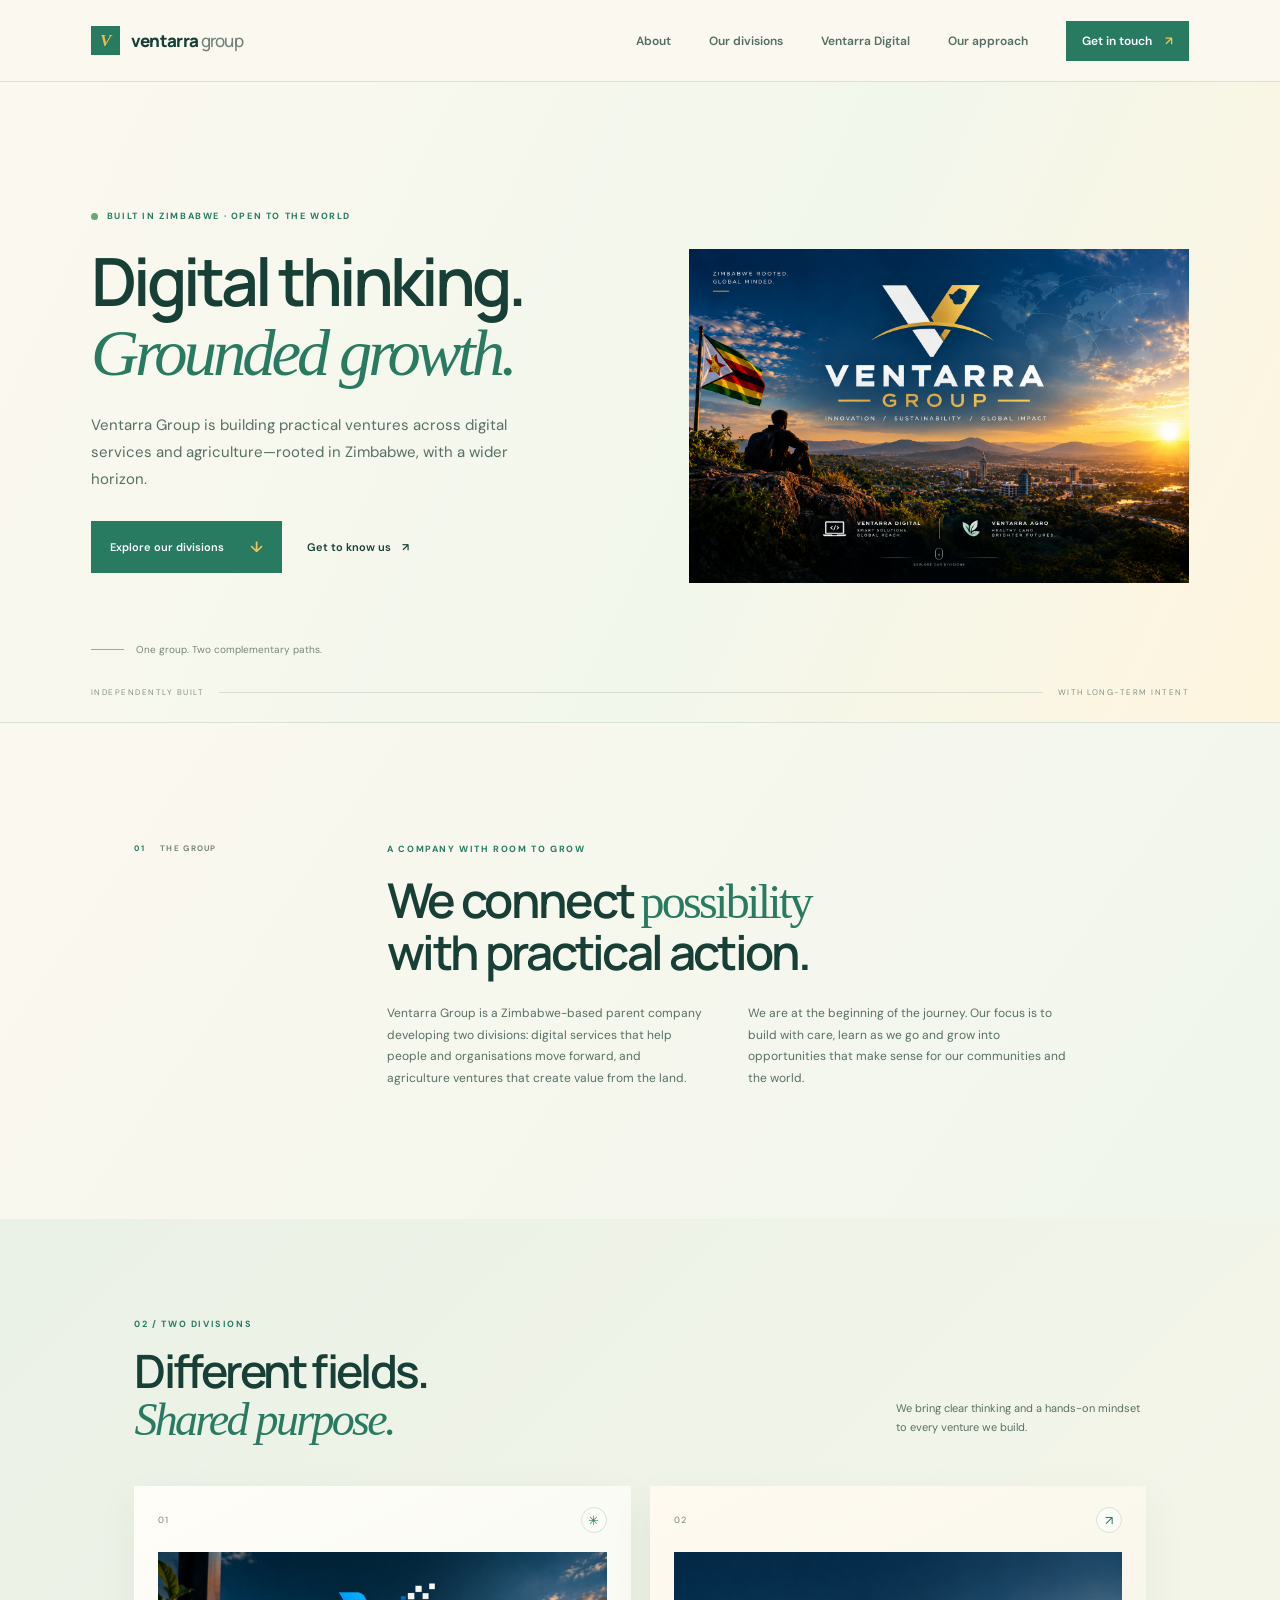
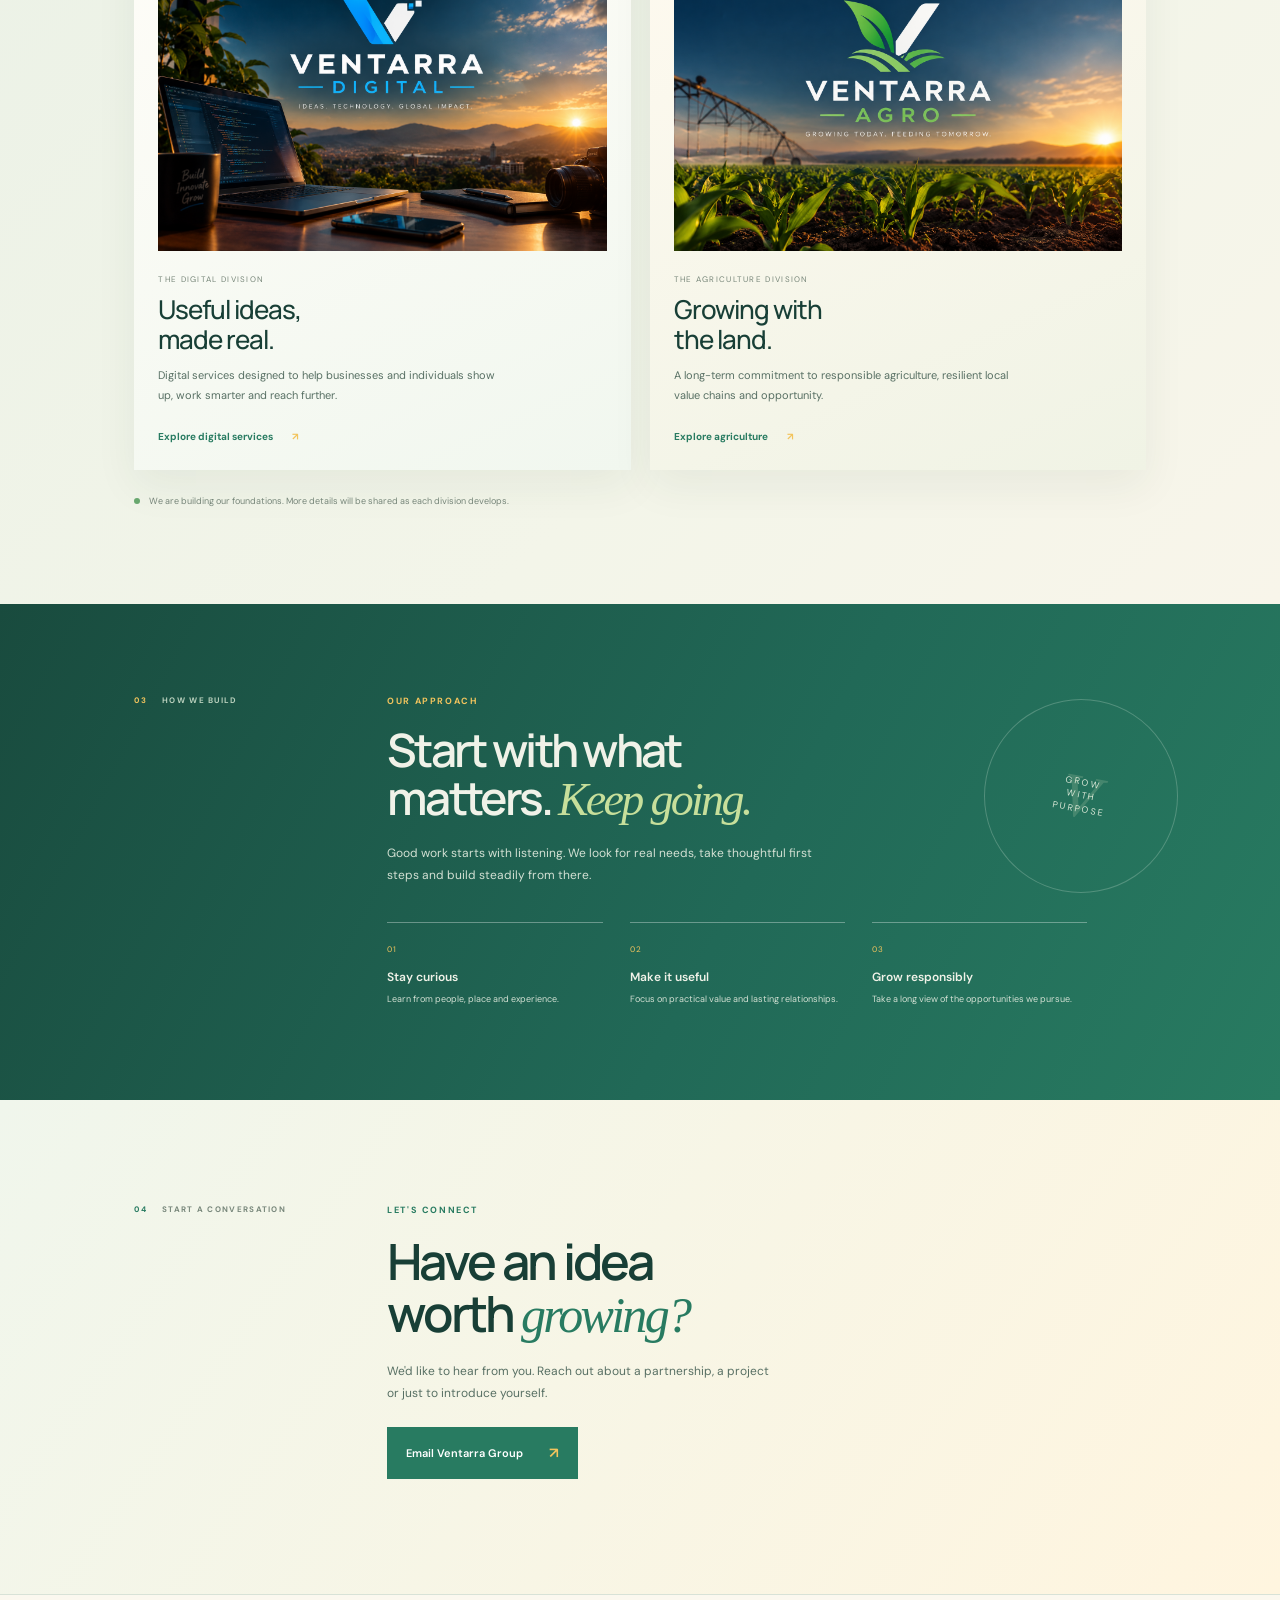
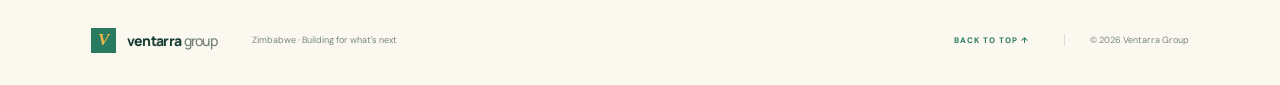
<file: index.html>
<!doctype html>
<html lang="en">
<head>
  <meta charset="utf-8">
  <meta name="viewport" content="width=device-width, initial-scale=1">
  <meta name="theme-color" content="#f5f5ee">
  <meta name="description" content="Ventarra Group is a Zimbabwe-based parent company building practical digital services and agriculture ventures." />
  <title>Ventarra Group — Digital thinking. Grounded growth.</title>
  <link rel="icon" type="image/svg+xml" href="favicon.svg">
  <link rel="preconnect" href="https://fonts.googleapis.com">
  <link rel="preconnect" href="https://fonts.gstatic.com" crossorigin>
  <link href="https://fonts.googleapis.com/css2?family=DM+Sans:wght@400;500;600;700&family=Manrope:wght@400;500;600;700;800&display=swap" rel="stylesheet">
  <link rel="stylesheet" href="styles.css?v=20261020-3">
  <script src="script.js" defer></script>
</head>
<body>
  <a class="skip-link" href="#main">Skip to content</a>
  <header class="site-header">
    <a class="brand" href="#top" aria-label="Ventarra Group home">
      <span class="brand-mark" aria-hidden="true">V</span><span>ventarra<span class="brand-light"> group</span></span>
    </a>
    <button class="menu-toggle" aria-expanded="false" aria-controls="site-nav" aria-label="Open menu"><span></span><span></span></button>
    <nav id="site-nav" class="site-nav" aria-label="Main navigation">
      <a href="#about">About</a><a href="#divisions">Our divisions</a><a href="ventarra-digital.html">Ventarra Digital</a><a href="#approach">Our approach</a><a class="nav-cta" href="#contact">Get in touch <span aria-hidden="true">↗</span></a>
    </nav>
  </header>
  <main id="main">
    <section class="hero" id="top">
      <div class="hero-copy">
        <p class="eyebrow"><span class="eyebrow-dot"></span> BUILT IN ZIMBABWE · OPEN TO THE WORLD</p>
        <h1>Digital thinking.<br><em>Grounded growth.</em></h1>
        <p class="hero-intro">Ventarra Group is building practical ventures across digital services and agriculture—rooted in Zimbabwe, with a wider horizon.</p>
        <div class="hero-actions"><a class="button button-dark" href="#divisions">Explore our divisions <span aria-hidden="true">↓</span></a><a class="text-link" href="#about">Get to know us <span aria-hidden="true">↗</span></a></div>
        <div class="hero-note"><span class="note-line"></span><span>One group. Two complementary paths.</span></div>
      </div>
      <div class="hero-art hero-art-image"><img src="social-assets/ventarra-group-cover.png" alt="Ventarra Group cover art showing Zimbabwe beneath a sunrise, with the Digital and Agro divisions"></div>
      <div class="hero-bottom"><span>INDEPENDENTLY BUILT</span><span class="bottom-rule"></span><span>WITH LONG-TERM INTENT</span></div>
    </section>
    <section class="intro section-pad" id="about">
      <div class="section-label"><span>01</span><span>THE GROUP</span></div>
      <div class="intro-content"><p class="eyebrow">A COMPANY WITH ROOM TO GROW</p><h2>We connect <span>possibility</span><br>with practical action.</h2><div class="intro-bottom"><p>Ventarra Group is a Zimbabwe-based parent company developing two divisions: digital services that help people and organisations move forward, and agriculture ventures that create value from the land.</p><p>We are at the beginning of the journey. Our focus is to build with care, learn as we go and grow into opportunities that make sense for our communities and the world.</p></div></div>
    </section>
    <section class="divisions section-pad" id="divisions">
      <div class="section-heading"><div><p class="eyebrow">02 / TWO DIVISIONS</p><h2>Different fields.<br><em>Shared purpose.</em></h2></div><p>We bring clear thinking and a hands-on mindset to every venture we build.</p></div>
      <div class="division-grid">
        <article class="division-card digital-card"><div class="card-top"><span class="card-number">01</span><span class="card-icon digital-icon" aria-hidden="true">✳</span></div><div class="card-visual digital-visual"><img class="division-cover" src="social-assets/ventarra-digital-cover.png" alt="Ventarra Digital cover art: Ideas. Technology. Global impact."></div><p class="card-kicker">THE DIGITAL DIVISION</p><h3>Useful ideas,<br>made real.</h3><p class="card-copy">Digital services designed to help businesses and individuals show up, work smarter and reach further.</p><a class="card-link" href="ventarra-digital.html">Explore digital services <span>↗</span></a></article>
        <article class="division-card agri-card"><div class="card-top"><span class="card-number">02</span><span class="card-icon" aria-hidden="true">↗</span></div><div class="card-visual agri-visual"><img class="division-cover" src="social-assets/ventarra-agro-cover.png" alt="Ventarra Agro cover art: Growing today. Feeding tomorrow."></div><p class="card-kicker">THE AGRICULTURE DIVISION</p><h3>Growing with<br>the land.</h3><p class="card-copy">A long-term commitment to responsible agriculture, resilient local value chains and opportunity.</p><a class="card-link" href="#contact">Explore agriculture <span>↗</span></a></article>
      </div>
      <p class="stage-note"><span class="stage-dot"></span> We are building our foundations. More details will be shared as each division develops.</p>
    </section>
    <section class="approach section-pad" id="approach">
      <div class="section-label light-label"><span>03</span><span>HOW WE BUILD</span></div>
      <div class="approach-main"><p class="eyebrow">OUR APPROACH</p><h2>Start with what<br>matters. <em>Keep going.</em></h2><p class="approach-desc">Good work starts with listening. We look for real needs, take thoughtful first steps and build steadily from there.</p><div class="principles"><div><span>01</span><h3>Stay curious</h3><p>Learn from people, place and experience.</p></div><div><span>02</span><h3>Make it useful</h3><p>Focus on practical value and lasting relationships.</p></div><div><span>03</span><h3>Grow responsibly</h3><p>Take a long view of the opportunities we pursue.</p></div></div></div>
      <div class="approach-stamp" aria-hidden="true"><span>GROW<br>WITH<br>PURPOSE</span><b>V</b></div>
    </section>
    <section class="contact section-pad" id="contact">
      <div class="section-label"><span>04</span><span>START A CONVERSATION</span></div>
      <div class="contact-main"><p class="eyebrow">LET'S CONNECT</p><h2>Have an idea<br>worth <em>growing?</em></h2><p>We'd like to hear from you. Reach out about a partnership, a project or just to introduce yourself.</p><a class="button button-dark" href="mailto:ventarragroup@gmail.com?subject=Hello%20Ventarra%20Group">Email Ventarra Group <span aria-hidden="true">↗</span></a></div>
    </section>
  </main>
  <footer class="site-footer"><a class="brand footer-brand" href="#top"><span class="brand-mark" aria-hidden="true">V</span><span>ventarra<span class="brand-light"> group</span></span></a><span class="footer-location">Zimbabwe · Building for what's next</span><a href="#top" class="back-top">BACK TO TOP ↑</a><span class="copyright">© <span id="year">2026</span> Ventarra Group</span></footer>
</body>
</html>
</file>
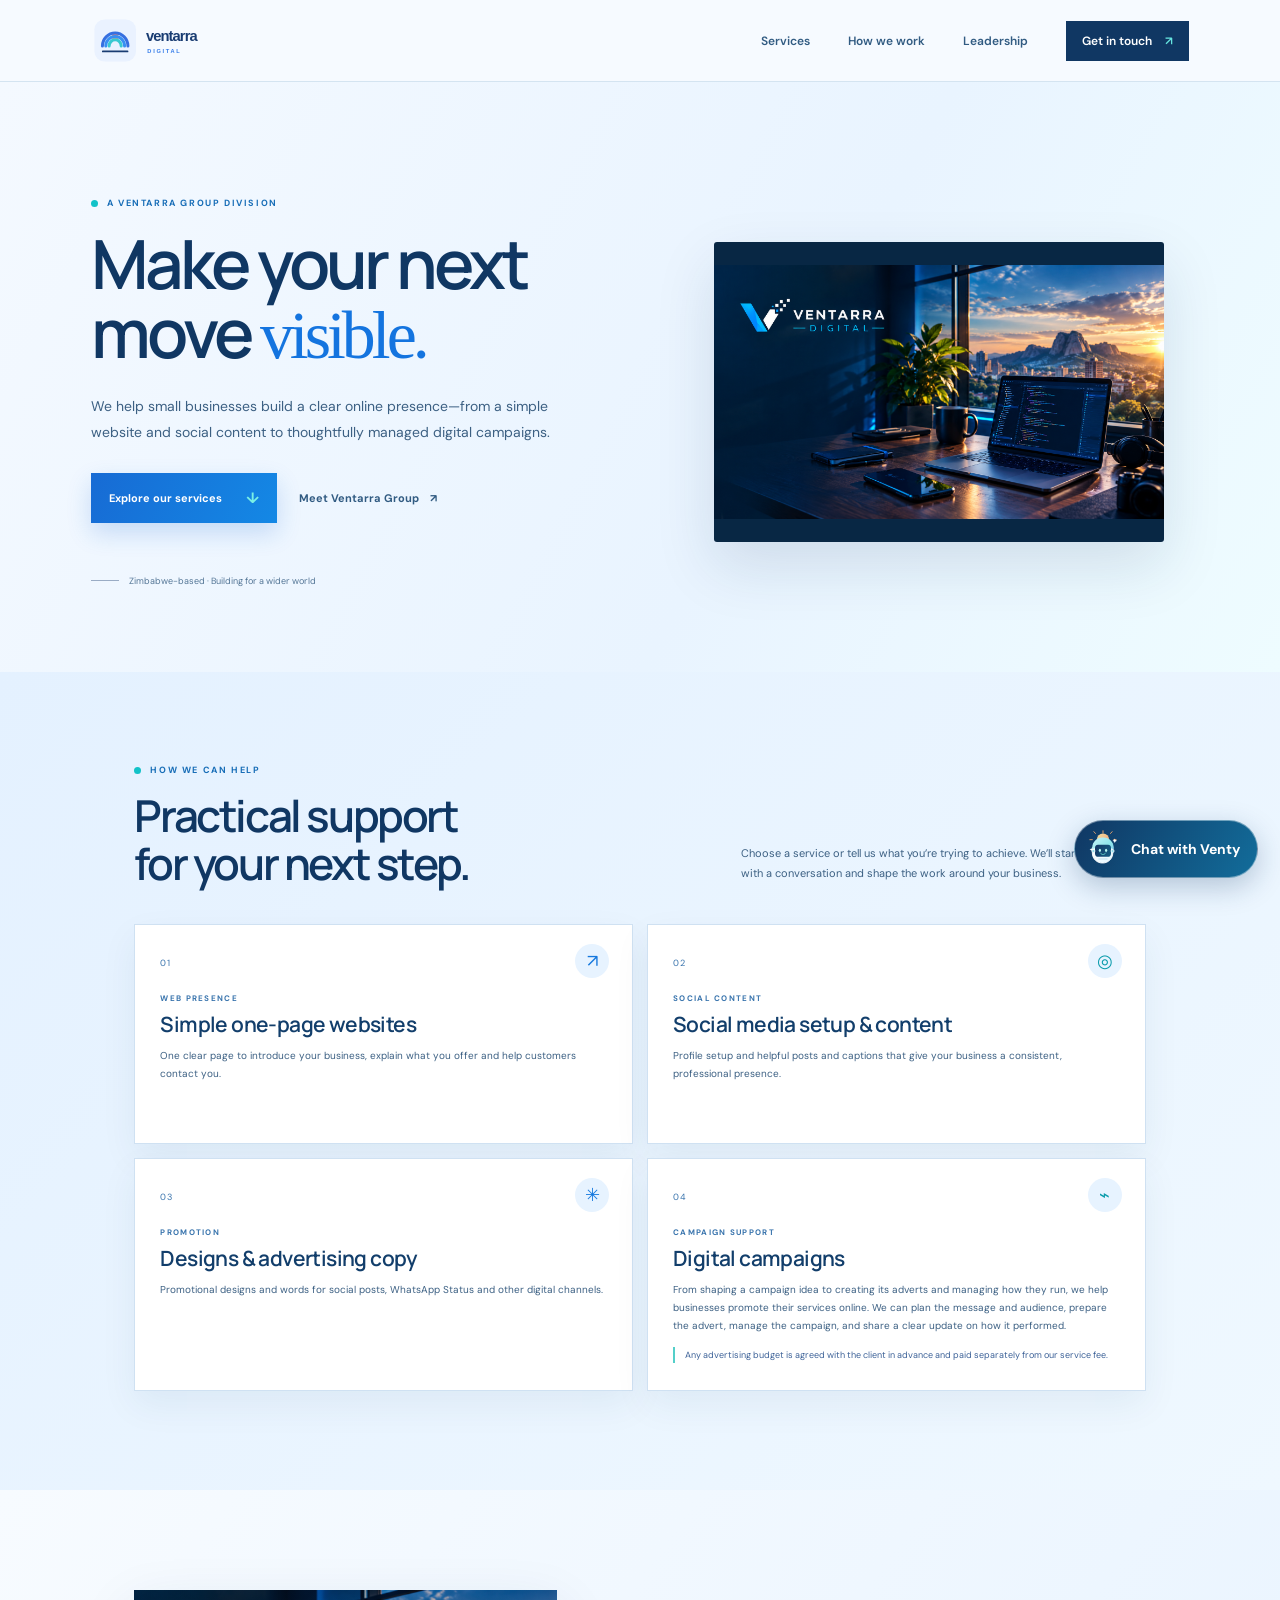
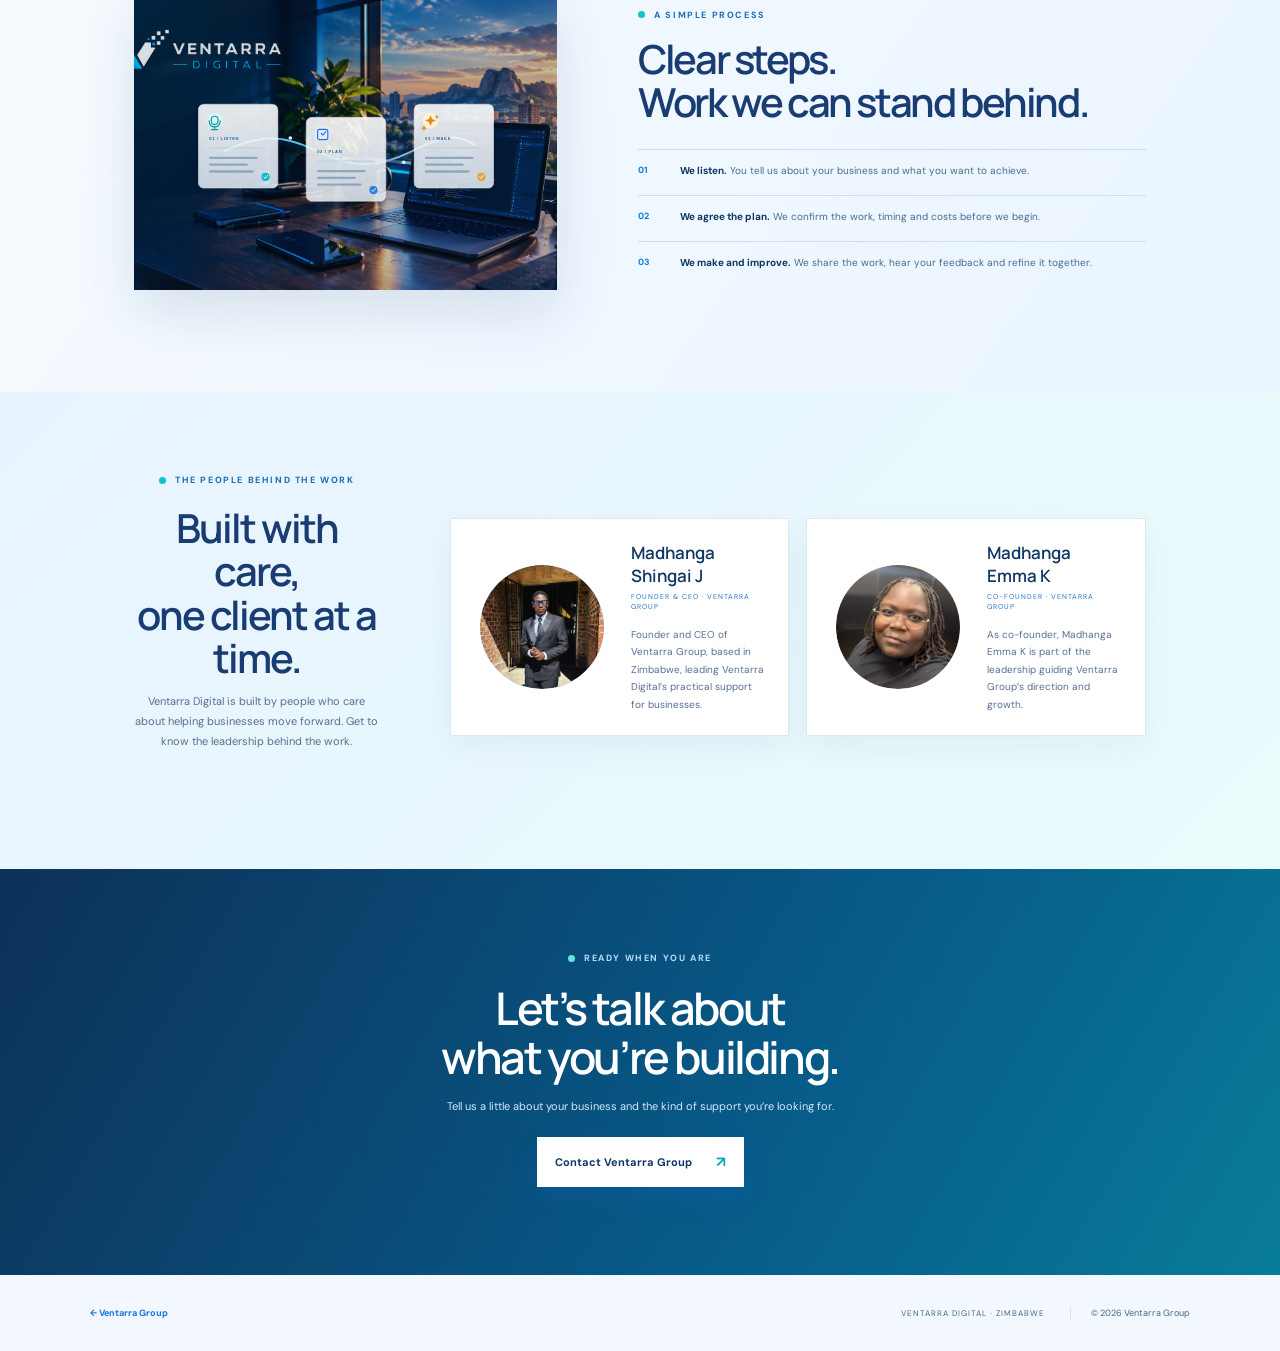
<file: ventarra-digital.html>
<!doctype html>
<html lang="en">
<head>
  <meta charset="utf-8">
  <meta name="viewport" content="width=device-width, initial-scale=1">
  <meta name="theme-color" content="#193c72">
  <meta name="description" content="Ventarra Digital helps small businesses build their online presence with websites, social content and campaign support." />
  <title>Ventarra Digital — Ideas in motion</title>
  <link rel="icon" type="image/svg+xml" href="digital-favicon.svg">
  <link rel="preconnect" href="https://fonts.googleapis.com">
  <link rel="preconnect" href="https://fonts.gstatic.com" crossorigin>
  <link href="https://fonts.googleapis.com/css2?family=DM+Sans:wght@400;500;600;700&family=Manrope:wght@400;500;600;700;800&display=swap" rel="stylesheet">
  <link rel="stylesheet" href="styles.css?v=20261020-3">
  <link rel="stylesheet" href="digital.css?v=20261020-3">
  <link rel="stylesheet" href="venty-assistant.css?v=20261027-2">
  <script src="script.js" defer></script>
  <script src="venty-knowledge.js?v=20261027-2" defer></script>
  <script src="venty-assistant.js?v=20261027-2" defer></script>
</head>
<body class="digital-site">
  <a class="skip-link" href="#main">Skip to content</a>
  <header class="site-header">
    <a class="digital-brand" href="ventarra-digital.html" aria-label="Ventarra Digital home"><img src="ventarra-digital-logo.svg" alt="Ventarra Digital"></a>
    <button class="menu-toggle" aria-expanded="false" aria-controls="site-nav" aria-label="Open menu"><span></span><span></span></button>
    <nav id="site-nav" class="site-nav" aria-label="Main navigation">
      <a href="#services">Services</a><a href="#approach">How we work</a><a href="#leadership">Leadership</a><a class="nav-cta" href="index.html#contact">Get in touch <span aria-hidden="true">↗</span></a>
    </nav>
  </header>
  <main id="main">
    <section class="digital-hero" id="top">
      <div class="digital-hero-copy">
        <p class="digital-eyebrow"><span></span> A VENTARRA GROUP DIVISION</p>
        <h1>Make your next<br>move <em>visible.</em></h1>
        <p class="digital-lead">We help small businesses build a clear online presence—from a simple website and social content to thoughtfully managed digital campaigns.</p>
        <div class="digital-actions"><a class="digital-button" href="#services">Explore our services <span aria-hidden="true">↓</span></a><a class="digital-text-link" href="index.html">Meet Ventarra Group <span aria-hidden="true">↗</span></a></div>
        <div class="digital-proof"><i></i><span>Zimbabwe-based · Building for a wider world</span></div>
      </div>
      <div class="digital-art digital-art-cover">
        <img src="social-assets/Ventarra Digital Sunset Workspace.png" alt="Ventarra Digital logo above a laptop in a workspace overlooking a sunset city skyline">
      </div>
    </section>
    <section class="digital-services section-pad" id="services">
      <div class="digital-heading"><p class="digital-eyebrow"><span></span> HOW WE CAN HELP</p><h2>Practical support<br>for your next step.</h2><p>Choose a service or tell us what you’re trying to achieve. We’ll start with a conversation and shape the work around your business.</p></div>
      <div class="digital-service-grid">
        <article class="digital-service"><span class="service-no">01</span><span class="service-symbol symbol-web" aria-hidden="true">↗</span><p class="service-tag">WEB PRESENCE</p><h3>Simple one-page websites</h3><p>One clear page to introduce your business, explain what you offer and help customers contact you.</p></article>
        <article class="digital-service"><span class="service-no">02</span><span class="service-symbol symbol-social" aria-hidden="true">◎</span><p class="service-tag">SOCIAL CONTENT</p><h3>Social media setup &amp; content</h3><p>Profile setup and helpful posts and captions that give your business a consistent, professional presence.</p></article>
        <article class="digital-service"><span class="service-no">03</span><span class="service-symbol symbol-creative" aria-hidden="true">✳</span><p class="service-tag">PROMOTION</p><h3>Designs &amp; advertising copy</h3><p>Promotional designs and words for social posts, WhatsApp Status and other digital channels.</p></article>
        <article class="digital-service campaign-service"><span class="service-no">04</span><span class="service-symbol symbol-campaign" aria-hidden="true">⌁</span><p class="service-tag">CAMPAIGN SUPPORT</p><h3>Digital campaigns</h3><p>From shaping a campaign idea to creating its adverts and managing how they run, we help businesses promote their services online. We can plan the message and audience, prepare the advert, manage the campaign, and share a clear update on how it performed.</p><p class="budget-note">Any advertising budget is agreed with the client in advance and paid separately from our service fee.</p></article>
      </div>
    </section>
    <section class="digital-approach section-pad" id="approach">
      <div class="digital-approach-art"><img class="approach-cover" src="social-assets/digital-process-cover.svg?v=20261020-5" alt="Three connected steps for listening, planning and making, with the digital workspace visible behind them"></div>
      <div class="digital-approach-copy"><p class="digital-eyebrow"><span></span> A SIMPLE PROCESS</p><h2>Clear steps.<br>Work we can stand behind.</h2><div class="process-list"><div><b>01</b><span><strong>We listen.</strong> You tell us about your business and what you want to achieve.</span></div><div><b>02</b><span><strong>We agree the plan.</strong> We confirm the work, timing and costs before we begin.</span></div><div><b>03</b><span><strong>We make and improve.</strong> We share the work, hear your feedback and refine it together.</span></div></div></div>
    </section>
    <section class="founder-section section-pad" id="leadership">
      <div class="leadership-intro"><p class="digital-eyebrow"><span></span> THE PEOPLE BEHIND THE WORK</p><h2>Built with care,<br>one client at a time.</h2><p>Ventarra Digital is built by people who care about helping businesses move forward. Get to know the leadership behind the work.</p></div>
      <div class="leadership-grid">
        <article class="leader-card">
          <div class="founder-photo has-portrait"><img src="images/madhanga-shingai-j.jpeg" alt="Madhanga Shingai J, Founder and CEO of Ventarra Group"></div>
          <div class="founder-copy"><div class="founder-name">Madhanga Shingai J</div><div class="founder-title">FOUNDER &amp; CEO · VENTARRA GROUP</div><p>Founder and CEO of Ventarra Group, based in Zimbabwe, leading Ventarra Digital’s practical support for businesses.</p></div>
        </article>
        <article class="leader-card">
          <div class="founder-photo aunt-photo has-portrait"><img src="[data-uri]" alt="Madhanga Emma K, Co-Founder of Ventarra Group"></div>
          <div class="founder-copy"><div class="founder-name">Madhanga Emma K</div><div class="founder-title">CO-FOUNDER · VENTARRA GROUP</div><p>As co-founder, Madhanga Emma K is part of the leadership guiding Ventarra Group’s direction and growth.</p></div>
        </article>
      </div>
    </section>
    <section class="digital-contact section-pad">
      <p class="digital-eyebrow"><span></span> READY WHEN YOU ARE</p><h2>Let’s talk about<br>what you’re building.</h2><p>Tell us a little about your business and the kind of support you’re looking for.</p><a class="digital-button" href="index.html#contact">Contact Ventarra Group <span aria-hidden="true">↗</span></a>
    </section>
  </main>
  <footer class="digital-footer"><a href="index.html">← Ventarra Group</a><span>VENTARRA DIGITAL · ZIMBABWE</span><span>© <span id="year">2026</span> Ventarra Group</span></footer>
</body>
</html>
</file>
<file: styles.css>
:root{--paper:#fbf7ee;--ink:#153a52;--green:#246d78;--lime:#ebb646;--muted:#5c7280;--line:#d5e1e5;--white:#fff;--serif:Georgia,'Times New Roman',serif;--sans:'DM Sans',Arial,sans-serif;--display:'Manrope','DM Sans',sans-serif}*{box-sizing:border-box}html{scroll-behavior:smooth}body{margin:0;background:var(--paper);color:var(--ink);font-family:var(--sans);-webkit-font-smoothing:antialiased}a{color:inherit;text-decoration:none}.skip-link{position:absolute;top:-60px;left:1rem;z-index:10;background:white;padding:.8rem}.skip-link:focus{top:1rem}.site-header{height:82px;padding:0 7.1%;display:flex;align-items:center;justify-content:space-between;border-bottom:1px solid rgba(24,54,46,.1)}.brand{display:flex;align-items:center;gap:11px;font-family:var(--display);font-weight:800;font-size:17px;letter-spacing:-.7px}.brand-mark{display:grid;place-items:center;width:29px;height:29px;background:var(--green);color:var(--lime);font-size:17px;font-family:var(--serif);font-style:italic}.brand-light{font-weight:500;color:#728078}.site-nav{display:flex;align-items:center;gap:38px;font-size:12px;font-weight:600}.site-nav>a:not(.nav-cta){color:#55645c}.site-nav>a:hover,.text-link:hover,.card-link:hover{color:var(--green)}.nav-cta{background:var(--green);color:white;padding:12px 16px}.nav-cta span{color:var(--lime);padding-left:10px}.menu-toggle{display:none}.hero{padding:94px 7.1% 25px;min-height:640px;display:grid;grid-template-columns:1fr .94fr;grid-template-rows:1fr auto;column-gap:6%;position:relative}.hero-copy{padding-top:34px}.eyebrow{font-size:9px;font-weight:700;letter-spacing:1.6px;color:var(--green);margin:0 0 24px}.hero .eyebrow{display:flex;align-items:center;gap:9px}.eyebrow-dot,.stage-dot{width:7px;height:7px;border-radius:50%;background:#91a946;display:inline-block}.hero h1,.section-heading h2,.intro h2,.approach h2,.contact h2{font-family:var(--display);font-size:clamp(44px,5.2vw,68px);line-height:1.04;letter-spacing:-4px;margin:0;font-weight:600}.hero h1 em,.section-heading h2 em,.approach h2 em,.contact h2 em{font-family:var(--serif);font-weight:400;color:var(--green)}.hero-intro{font-size:15px;line-height:1.8;max-width:440px;color:#5e6c63;margin:25px 0 28px}.hero-actions{display:flex;align-items:center;gap:25px}.button{display:inline-flex;align-items:center;gap:26px;padding:16px 19px;font-size:11px;font-weight:600}.button-dark{background:var(--green);color:white}.button-dark span{color:var(--lime);font-size:15px}.text-link{font-size:11px;font-weight:600}.text-link span{padding-left:8px}.hero-note{display:flex;align-items:center;gap:12px;color:#758079;font-size:10px;margin-top:70px}.note-line{height:1px;width:33px;background:#9caa9f}.hero-art{min-height:440px;position:relative;overflow:hidden;background:#e5eadd}.art-sun{width:154px;height:154px;border-radius:50%;position:absolute;background:#d1dc99;top:60px;right:20%;opacity:.8}.art-orbit{position:absolute;border:1px solid rgba(42,91,67,.18);border-radius:50%;z-index:1}.orbit-one{width:350px;height:350px;top:-62px;right:9%}.orbit-two{width:455px;height:455px;top:-114px;right:-6%}.field{position:absolute;bottom:-80px;width:120%;height:230px;left:-5%;border-radius:50% 45% 0 0}.field-back{background:#9bb68b;transform:rotate(-8deg);bottom:-54px}.field-mid{background:#577c5b;transform:rotate(7deg);bottom:-119px;left:-12%}.field-front{background:#274d3d;transform:rotate(-3deg);bottom:-176px;left:-1%}.signal{position:absolute;top:111px;left:21%;z-index:2;display:flex;align-items:center;gap:8px;transform:rotate(-36deg)}.signal i{display:block;width:4px;border-radius:5px;background:#456f54;height:22px}.signal i:nth-child(2){height:41px}.signal i:nth-child(3){height:62px;background:#2d634d}.signal i:nth-child(4){height:41px}.signal i:nth-child(5){height:22px}.art-caption{position:absolute;z-index:3;left:24px;top:23px;right:24px;display:flex;justify-content:space-between;text-transform:uppercase;letter-spacing:1px;font-size:8px;color:#506553}.art-coordinate{position:absolute;right:25px;bottom:28px;color:#eff2e6;z-index:3;font-size:8px;letter-spacing:1.6px}.hero-bottom{grid-column:1/-1;display:flex;align-items:center;gap:15px;margin-top:31px;font-size:8px;letter-spacing:1.5px;color:#829087}.bottom-rule{height:1px;background:#d7dcd2;flex:1}.section-pad{padding-left:10.5%;padding-right:10.5%}.intro{padding-top:120px;padding-bottom:129px;display:grid;grid-template-columns:1fr 3fr;border-top:1px solid var(--line)}.section-label{display:flex;gap:15px;font-size:8px;font-weight:700;letter-spacing:1.3px;color:#8a968e}.section-label span:first-child{color:var(--green)}.intro-content{max-width:760px}.intro-content .eyebrow{margin-bottom:20px}.intro h2,.section-heading h2,.approach h2,.contact h2{font-size:48px;letter-spacing:-2.7px}.intro h2 span{font-family:var(--serif);font-weight:400;color:var(--green)}.intro-bottom{display:grid;grid-template-columns:1fr 1fr;gap:42px;margin-top:26px;max-width:680px}.intro-bottom p{color:#68756d;font-size:12px;line-height:1.8;margin:0}.divisions{background:#eaf2f6;padding-top:99px;padding-bottom:97px}.section-heading{display:flex;align-items:flex-end;justify-content:space-between;margin-bottom:42px}.section-heading .eyebrow{margin-bottom:17px}.section-heading>p{max-width:250px;color:#6d786f;font-size:11px;line-height:1.8;margin:0 0 6px}.section-heading h2{font-size:46px}.division-grid{display:grid;grid-template-columns:1fr 1fr;gap:19px}.division-card{background:#fffdf8;padding:21px 24px 25px;position:relative}.agri-card{background:#f4f2e9}.card-top{display:flex;justify-content:space-between;align-items:center}.card-number{font-size:9px;letter-spacing:1px;color:#7b887e}.card-icon{display:grid;place-items:center;width:26px;height:26px;border:1px solid #dce1d8;border-radius:50%;font-size:13px;color:var(--green)}.card-visual{height:166px;margin:19px 0 23px;position:relative;overflow:hidden}.digital-visual{background:#dfe8d8}.visual-grid{position:absolute;inset:0;background-image:linear-gradient(rgba(54,91,66,.08) 1px,transparent 1px),linear-gradient(90deg,rgba(54,91,66,.08) 1px,transparent 1px);background-size:26px 26px}.visual-ring{position:absolute;border:1px solid rgba(43,87,61,.28);border-radius:50%;width:190px;height:190px;top:-12px;left:calc(50% - 95px)}.ring-b{width:130px;height:130px;top:18px;left:calc(50% - 65px)}.visual-center{position:absolute;display:grid;place-items:center;left:calc(50% - 32px);top:50px;width:64px;height:64px;border-radius:50%;background:var(--green);color:white;font-family:var(--serif);font-size:30px;font-style:italic}.visual-center span{color:var(--lime);font-size:18px}.visual-tag{position:absolute;bottom:12px;left:14px;font-size:7px;letter-spacing:1px;color:#627667}.agri-visual{background:#e4e5d2}.sun-small{position:absolute;right:22%;top:19px;width:39px;height:39px;border-radius:50%;background:#c5d281}.agri-hill{position:absolute;bottom:-49px;left:-5%;height:116px;width:110%;border-radius:50%;background:#9bb285;transform:rotate(-7deg)}.hill-b{background:#4f7455;height:80px;bottom:-46px;left:13%;transform:rotate(8deg)}.agri-visual .visual-tag{z-index:1;color:#f0f1e9}.agri-stem{position:absolute;bottom:21px;left:43%;width:2px;height:76px;background:#315e43;transform:rotate(10deg);z-index:1}.agri-stem:before,.agri-stem:after{content:'';position:absolute;width:19px;height:8px;border-radius:100% 0 100% 0;background:#7e9d61;top:18px;left:-17px;transform:rotate(-20deg)}.agri-stem:after{top:39px;left:1px;transform:scaleX(-1) rotate(-20deg)}.stem-b{left:50%;height:95px;transform:rotate(-3deg)}.stem-c{left:57%;height:64px;transform:rotate(-13deg)}.card-kicker{font-size:8px;letter-spacing:1.3px;color:#869187;margin:0 0 11px}.division-card h3{font:500 26px/1.14 var(--display);letter-spacing:-1px;margin:0 0 12px}.card-copy{font-size:11px;line-height:1.75;color:#68756d;max-width:340px;margin:0 0 19px}.card-link{display:inline-flex;gap:19px;font-size:10px;font-weight:700;color:var(--green)}.card-link span{color:#91a946}.stage-note{display:flex;align-items:center;gap:9px;color:#79847c;font-size:9px;margin:25px 0 0}.stage-dot{width:6px;height:6px}.approach{background:var(--green);color:#f0f2e8;padding-top:91px;padding-bottom:93px;position:relative;overflow:hidden;display:grid;grid-template-columns:1fr 3fr}.light-label{color:#b3c1b3}.light-label span:first-child{color:var(--lime)}.approach-main{position:relative;z-index:1}.approach .eyebrow{color:var(--lime);margin-bottom:19px}.approach h2{font-size:46px}.approach h2 em{color:#ccdb93}.approach-desc{max-width:435px;font-size:12px;line-height:1.8;color:#ced8ce;margin:20px 0 35px}.principles{display:grid;grid-template-columns:repeat(3,1fr);gap:27px;max-width:700px}.principles>div{border-top:1px solid rgba(236,242,230,.28);padding-top:13px}.principles span{font-size:8px;color:var(--lime);letter-spacing:1px}.principles h3{font-size:12px;font-weight:600;margin:12px 0 7px}.principles p{font-size:9px;line-height:1.7;color:#c1cec1;margin:0}.approach-stamp{position:absolute;right:8%;top:95px;width:194px;height:194px;border:1px solid rgba(223,235,205,.25);border-radius:50%;display:flex;align-items:center;justify-content:center;flex-direction:column;transform:rotate(11deg);color:#dbe5c7;font-size:9px;letter-spacing:2px;line-height:1.5;text-align:center}.approach-stamp b{font:italic 62px var(--serif);color:rgba(220,231,194,.18);position:absolute}.contact{padding-top:104px;padding-bottom:115px;display:grid;grid-template-columns:1fr 3fr;border-bottom:1px solid var(--line)}.contact-main{max-width:570px}.contact .eyebrow{margin-bottom:19px}.contact h2{font-size:50px}.contact-main>p:not(.eyebrow):not(.contact-small){max-width:390px;font-size:12px;line-height:1.8;color:#69766e;margin:20px 0 23px}.contact-small{font-size:9px;color:#929c94;margin-top:14px}.site-footer{min-height:90px;padding:22px 7.1%;display:flex;align-items:center;gap:35px}.footer-brand{font-size:14px}.footer-brand .brand-mark{width:25px;height:25px}.footer-location,.copyright{font-size:9px;color:#78847c}.back-top{font-size:8px;font-weight:700;letter-spacing:1px;margin-left:auto}.copyright{border-left:1px solid var(--line);padding-left:25px}
@media(min-width:1400px){.hero{min-height:700px}.hero-art{min-height:495px}.section-pad{padding-left:14%;padding-right:14%}}
@media(max-width:800px){.site-header{padding:0 5%;height:72px}.site-nav{gap:19px}.hero{padding:60px 6% 23px;column-gap:4%;min-height:565px}.hero h1{font-size:52px}.hero-art{min-height:390px}.hero-intro{font-size:13px}.section-pad{padding-left:7%;padding-right:7%}.intro{grid-template-columns:.7fr 2fr;padding-top:90px;padding-bottom:90px}.approach{grid-template-columns:.7fr 2fr}.approach-stamp{right:4%;top:40px;width:145px;height:145px;opacity:.65}.principles{max-width:570px}.contact{grid-template-columns:.7fr 2fr}}
@media(max-width:600px){.site-header{height:66px;padding:0 6%}.menu-toggle{display:flex;border:0;background:none;padding:8px;flex-direction:column;gap:5px}.menu-toggle span{width:21px;height:1px;background:var(--ink)}.site-nav{display:none;position:absolute;z-index:5;top:66px;left:0;right:0;background:var(--paper);padding:22px 6% 28px;align-items:stretch;gap:19px;flex-direction:column;border-bottom:1px solid var(--line)}.site-nav.is-open{display:flex}.nav-cta{text-align:center}.hero{display:flex;flex-direction:column;padding:40px 6% 20px;gap:35px}.hero-copy{padding:0}.hero h1{font-size:48px;letter-spacing:-2.8px}.hero-intro{font-size:13px;line-height:1.75;margin:18px 0 21px}.hero-actions{gap:16px}.button{padding:14px;font-size:10px;gap:14px}.text-link{font-size:10px}.hero-note{margin-top:31px}.hero-art{min-height:320px}.art-sun{width:120px;height:120px;top:45px}.hero-bottom{margin-top:0}.section-pad{padding-left:6%;padding-right:6%}.intro,.approach,.contact{display:block;padding-top:68px;padding-bottom:70px}.section-label{margin-bottom:35px}.intro h2,.section-heading h2,.approach h2,.contact h2{font-size:39px;letter-spacing:-2px}.intro-bottom{grid-template-columns:1fr;gap:13px;margin-top:20px}.intro-bottom p{font-size:11px}.divisions{padding-top:68px;padding-bottom:65px}.section-heading{display:block;margin-bottom:27px}.section-heading>p{margin-top:14px}.section-heading h2{font-size:39px}.division-grid{grid-template-columns:1fr;gap:13px}.division-card{padding:17px}.card-visual{height:150px}.card-copy{max-width:100%}.stage-note{align-items:flex-start;line-height:1.6}.approach-stamp{right:3%;top:72px;width:105px;height:105px;opacity:.45}.approach-stamp b{font-size:43px}.approach-desc{max-width:320px;font-size:11px}.principles{grid-template-columns:1fr;gap:14px}.principles>div{padding-top:10px}.principles h3{margin:7px 0 4px}.contact{padding-top:68px;padding-bottom:70px}.contact-main>p:not(.eyebrow):not(.contact-small){font-size:11px}.site-footer{padding:19px 6%;display:grid;grid-template-columns:1fr auto;gap:15px}.footer-location{grid-column:1}.back-top{grid-column:2;grid-row:1}.copyright{grid-column:2;grid-row:2;padding-left:0;border:0}}
@media(prefers-reduced-motion:reduce){html{scroll-behavior:auto}}

.digital-visual{display:grid;place-items:center}.digital-favicon-image{display:block;width:112px;height:112px;object-fit:contain;border-radius:22px;box-shadow:0 12px 28px rgba(24,54,46,.12)}

.division-cover{display:block;width:100%;max-width:100%;height:100%;object-fit:cover}

.hero-art-image{width:100%;height:auto;min-height:0;aspect-ratio:3/2;align-self:center;background:#082b4b}.hero-art-image img{display:block;width:100%;max-width:100%;height:100%;object-fit:cover}

.intro{background:linear-gradient(125deg,#fff8ec 0%,#f4fafb 100%)}.contact{background:linear-gradient(125deg,#fdf4df 0%,#f5f8f4 100%)}.approach{background:#194f70}.agri-card{background:#fff8e8}

/* Final Ventarra Group palette: keep its green identity, with more vivid natural accents. */
:root{--paper:#fbf8ef;--ink:#183f36;--green:#287b61;--lime:#efb94b;--muted:#5b7568;--line:#d8e2d7;--white:#fffdf8}
body{background:#fbf8ef;color:#183f36}
.site-header{background:#fbf8ef;border-bottom-color:#d8e2d7}
.brand-mark,.nav-cta,.button-dark{background:#287b61}
.brand-light{color:#718178}
.site-nav>a:not(.nav-cta){color:#536e61}
.site-nav>a:hover,.text-link:hover,.card-link:hover{color:#248a69}
.nav-cta span,.button-dark span,.card-link span{color:#f2c45d}
.hero{background:linear-gradient(115deg,#fbf8ef 0%,#f2f7ec 58%,#fff5df 100%)}
.hero h1,.intro h2,.section-heading h2,.contact h2{color:#183f36}
.hero h1 em,.section-heading h2 em,.contact h2 em,.intro h2 span{color:#287b61}
.hero-intro,.intro-bottom p,.section-heading>p,.card-copy,.contact-main>p:not(.eyebrow):not(.contact-small){color:#587064}
.hero-note,.section-label,.stage-note,.footer-location,.copyright{color:#78877b}
.eyebrow,.section-label span:first-child,.card-link,.back-top{color:#287b61}
.eyebrow-dot,.stage-dot{background:#69a96f}
.intro{background:linear-gradient(125deg,#fbf8ef 0%,#f0f6ec 100%);border-top-color:#d8e2d7}
.divisions{background:linear-gradient(135deg,#eaf1e6 0%,#f3f5e9 65%,#f8f5ea 100%)}
.division-card{background:#fffdf8;border-color:#dfe6d8;box-shadow:0 16px 40px #203d2b10}
.digital-card{background:linear-gradient(155deg,#fffdf8 0%,#f1f7ef 100%)}
.agri-card{background:linear-gradient(155deg,#fffaf0 0%,#f0f3e5 100%)}
.card-number,.card-kicker{color:#78877a}
.card-icon{color:#287b61;border-color:#d7e2d6;background:#fbfcf7}
.card-visual{aspect-ratio:16/10;height:auto;min-height:0;background:#e9f0e5;border-color:#d8e3d5}
.division-cover{width:100%;height:100%;object-fit:contain;object-position:center;background:#e9f0e5}
.digital-visual{background:#e8f1e7}
.agri-visual{background:#edf0df}
.digital-visual .division-cover,.agri-visual .division-cover{background:transparent}
.approach{background:linear-gradient(118deg,#194b3e 0%,#216957 58%,#287b61 100%)}
.light-label{color:#b9d0bd}
.approach .eyebrow,.light-label span:first-child,.principles span{color:#f2c45d}
.approach h2 em{color:#c7df9b}
.approach-desc,.principles p{color:#d2e0d3}
.principles>div{border-top-color:#ffffff55}
.approach-stamp{border-color:#d3e5d544;color:#d9e7d6}
.contact{background:linear-gradient(125deg,#f0f6ec 0%,#fff5df 100%);border-bottom-color:#d8e2d7}
.contact-small{color:#879186}
.site-footer{background:#fbf8ef}
.copyright{border-left-color:#d8e2d7}
.hero-art-image::after{display:none}

/* Keep both division covers fully visible and refresh the published sizing reliably. */
.division-card .card-visual{height:auto;min-height:0;aspect-ratio:3/2;overflow:hidden;display:grid;place-items:center}
.division-card .division-cover{display:block;width:100%;height:100%;max-width:100%;object-fit:contain;object-position:center;background:transparent}
@media(max-width:600px){.division-card .card-visual{height:auto;min-height:0;aspect-ratio:3/2}.division-card .division-cover{width:100%;height:100%;object-fit:contain}}
</file>
<file: digital.css>
:root{--digital-ink:#193c72;--digital-blue:#347be9;--digital-cyan:#39c9d1;--digital-soft:#eaf2ff;--digital-paper:#f4f7fc}.digital-site{background:#f8f9fb;color:var(--digital-ink)}.digital-site .site-header{background:#f8f9fb;border-bottom-color:#e2e9f3}.digital-brand{width:208px;display:block}.digital-brand img{width:100%;height:auto;display:block}.digital-site .site-nav>a:not(.nav-cta){color:#526987}.digital-site .site-nav>a:hover,.digital-site .digital-text-link:hover{color:var(--digital-blue)}.digital-site .nav-cta{background:var(--digital-ink)}.digital-site .nav-cta span{color:#62d6d2}.digital-site .menu-toggle span{background:var(--digital-ink)}.digital-hero{padding:76px 7.1% 46px;display:grid;grid-template-columns:1fr .94fr;column-gap:6%;align-items:center;min-height:590px}.digital-hero-copy{padding:20px 0}.digital-eyebrow{margin:0 0 20px;color:#4775bc;font-size:9px;font-weight:700;letter-spacing:1.6px;display:flex;align-items:center;gap:9px}.digital-eyebrow>span{height:7px;width:7px;border-radius:50%;background:#48cfc9;display:inline-block}.digital-hero h1{font:600 clamp(48px,5.3vw,70px)/1.02 var(--display);letter-spacing:-4px;margin:0;color:#193c72}.digital-hero h1 em{font:400 1em/1 var(--serif);color:#347be9}.digital-lead{color:#526987;font-size:14px;line-height:1.85;max-width:460px;margin:24px 0 27px}.digital-actions{display:flex;align-items:center;gap:22px}.digital-button{display:inline-flex;align-items:center;gap:24px;background:#255dce;color:#fff;padding:15px 18px;font-size:11px;font-weight:700;box-shadow:0 8px 20px #3678df25}.digital-button span{color:#7ce2dd;font-size:15px}.digital-text-link{font-size:11px;font-weight:700;color:#526987}.digital-text-link span{padding-left:8px}.digital-proof{display:flex;align-items:center;gap:10px;color:#798ba5;font-size:9px;margin-top:52px}.digital-proof i{display:block;width:28px;height:1px;background:#9aacc5}.digital-art{min-height:405px;position:relative;overflow:hidden;background:#dfeaff}.digital-art-sun{position:absolute;width:139px;height:139px;right:18%;top:52px;border-radius:50%;background:#ffd27a;box-shadow:0 0 0 23px #ffd27a2b}.digital-art-orbit{position:absolute;border:1px solid #397de232;border-radius:50%;z-index:1}.orbit-a{width:310px;height:310px;right:8%;top:-32px}.orbit-b{width:420px;height:420px;right:-7%;top:-86px}.digital-signal{position:absolute;top:105px;left:22%;z-index:2;display:flex;align-items:center;gap:8px;transform:rotate(-37deg)}.digital-signal i{display:block;width:4px;height:22px;border-radius:6px;background:#3183da}.digital-signal i:nth-child(2),.digital-signal i:nth-child(4){height:41px}.digital-signal i:nth-child(3){height:63px;background:#36c8c3}.digital-land{position:absolute;bottom:-82px;width:120%;height:205px;left:-6%;border-radius:50% 45% 0 0}.land-a{background:#91bbed;transform:rotate(-8deg);bottom:-37px}.land-b{background:#4d85d0;transform:rotate(7deg);bottom:-103px;left:-11%}.land-c{background:#1e477e;transform:rotate(-3deg);bottom:-163px}.digital-art-note{position:absolute;z-index:3;left:22px;top:21px;right:22px;display:flex;justify-content:space-between;color:#456a9e;font-size:8px;letter-spacing:1.4px}.digital-art-note b{font-weight:600}.digital-services{background:#eef3fb;padding-top:92px;padding-bottom:99px}.digital-heading{display:grid;grid-template-columns:1.25fr 1fr;column-gap:10%;align-items:end;margin-bottom:37px}.digital-heading .digital-eyebrow{grid-column:1/-1;margin-bottom:16px}.digital-heading h2,.digital-approach h2,.founder-copy h2,.digital-contact h2{font:600 44px/1.08 var(--display);letter-spacing:-2.4px;margin:0;color:#193c72}.digital-heading>p:last-child{font-size:11px;color:#647a98;line-height:1.8;margin:0 0 3px;max-width:340px}.digital-service-grid{display:grid;grid-template-columns:1fr 1fr;gap:14px}.digital-service{position:relative;background:#fff;padding:25px 25px 27px;min-height:220px;border:1px solid #e5ebf4}.service-no{font-size:9px;color:#8194af;letter-spacing:1px}.service-symbol{position:absolute;right:23px;top:19px;width:34px;height:34px;display:grid;place-items:center;border-radius:50%;font-size:18px;background:#e6efff;color:#347be9}.symbol-social{background:#e2f7f4;color:#21a99e}.symbol-creative{background:#fff0e5;color:#ed8655}.symbol-campaign{background:#eeeaff;color:#785fda}.service-tag{font-size:8px;letter-spacing:1.3px;font-weight:700;color:#6c88af;margin:22px 0 8px}.digital-service h3{font:600 21px/1.24 var(--display);letter-spacing:-.6px;color:#193c72;margin:0 0 10px;max-width:390px}.digital-service>p:not(.service-tag){font-size:10px;line-height:1.8;color:#657994;margin:0;max-width:460px}.digital-service .budget-note{margin-top:12px!important;color:#3d6298!important;font-size:9px!important;border-left:2px solid #54cfc9;padding-left:10px}.campaign-service{background:#e7efff}.digital-approach{padding-top:100px;padding-bottom:102px;display:grid;grid-template-columns:1fr 1.2fr;gap:8%;align-items:center;background:#fff}.digital-approach-art{height:320px;position:relative;overflow:hidden;background:#eaf2ff;display:grid;place-items:center}.approach-sun{position:absolute;width:105px;height:105px;border-radius:50%;background:#ffd27a;top:45px;left:calc(50% - 52px)}.approach-arc{position:absolute;border:2px solid #3c83ed;border-bottom:0;border-radius:180px 180px 0 0;bottom:45px}.arc-one{width:220px;height:140px}.arc-two{width:160px;height:100px;border-color:#37c8c4;bottom:45px}.approach-v{font:italic 62px var(--serif);color:#fff;z-index:2;margin-top:115px;text-shadow:0 2px 8px #1d4c9130}.digital-approach-copy .digital-eyebrow{margin-bottom:16px}.digital-approach h2{font-size:40px}.process-list{margin-top:26px;display:grid;gap:15px}.process-list>div{display:grid;grid-template-columns:31px 1fr;gap:11px;font-size:10px;line-height:1.8;color:#647994;border-top:1px solid #e1e9f3;padding-top:12px}.process-list b{color:#347be9;font-size:9px}.process-list strong{color:#193c72}.founder-section{padding-top:82px;padding-bottom:90px;background:#eaf2ff;display:grid;grid-template-columns:245px 1fr;gap:7%;align-items:center}.founder-photo{height:245px;width:245px;border-radius:50%;background:linear-gradient(145deg,#bed2f4,#8fb7eb);border:7px solid #fff;display:grid;place-items:center;position:relative;color:#3f69a2;font-size:12px;letter-spacing:2px;text-align:center;line-height:1.6}.founder-photo i{position:absolute;right:11px;bottom:11px;width:38px;height:38px;border-radius:50%;background:#2868dc;color:#fff;display:grid;place-items:center;font-style:normal;font-size:22px}.founder-copy{max-width:610px}.founder-copy .digital-eyebrow{margin-bottom:15px}.founder-copy h2{font-size:40px}.founder-copy>p:not(.digital-eyebrow):not(.founder-edit-note){font-size:11px;line-height:1.8;color:#586f90;max-width:490px;margin:17px 0 18px}.founder-name{font:600 19px var(--display);color:#193c72}.founder-title{font-size:8px;letter-spacing:1.3px;color:#5278b1;margin-top:5px}.founder-copy .founder-edit-note{font-size:9px;color:#7187a5;margin:15px 0 0}.digital-contact{text-align:center;padding-top:83px;padding-bottom:88px;background:#193c72;color:#fff}.digital-contact .digital-eyebrow{justify-content:center;color:#a9c8fb}.digital-contact .digital-eyebrow>span{background:#67ddd5}.digital-contact h2{color:#fff;font-size:45px}.digital-contact>p:not(.digital-eyebrow){font-size:11px;color:#ceddf5;line-height:1.8;margin:15px auto 21px;max-width:420px}.digital-contact .digital-button{background:#fff;color:#193c72}.digital-contact .digital-button span{color:#2c9fbd}.digital-footer{min-height:76px;padding:20px 7%;display:flex;align-items:center;gap:25px;background:#f8f9fb;color:#6d809c;font-size:9px}.digital-footer>a{font-weight:700;color:#2d69cd}.digital-footer>span:nth-child(2){margin-left:auto;letter-spacing:1px;font-size:8px}.digital-footer>span:last-child{border-left:1px solid #d9e2ef;padding-left:20px}
@media(max-width:800px){.digital-hero{padding:55px 6% 35px;min-height:530px;column-gap:4%}.digital-hero h1{font-size:52px}.digital-art{min-height:350px}.digital-heading h2{font-size:38px}.digital-approach{gap:5%}.founder-section{grid-template-columns:190px 1fr;gap:5%}.founder-photo{width:190px;height:190px}}
@media(max-width:600px){.digital-brand{width:175px}.digital-site .site-nav{background:#f8f9fb}.digital-hero{display:flex;flex-direction:column;padding:43px 6% 25px;gap:30px;align-items:stretch}.digital-hero h1{font-size:47px;letter-spacing:-2.8px}.digital-lead{font-size:12px;margin:18px 0 20px}.digital-actions{gap:13px}.digital-button{padding:14px;font-size:10px;gap:13px}.digital-text-link{font-size:10px}.digital-proof{margin-top:28px}.digital-art{min-height:300px}.digital-services{padding-top:67px;padding-bottom:68px}.digital-heading{display:block;margin-bottom:24px}.digital-heading h2,.digital-approach h2,.founder-copy h2,.digital-contact h2{font-size:36px;letter-spacing:-1.8px}.digital-heading>p:last-child{margin-top:13px}.digital-service-grid{grid-template-columns:1fr}.digital-service{min-height:0;padding:21px}.digital-service h3{font-size:20px}.digital-approach{display:flex;flex-direction:column;padding-top:67px;padding-bottom:68px;gap:25px}.digital-approach-art{height:240px;width:100%}.founder-section{display:flex;flex-direction:column;align-items:flex-start;padding-top:67px;padding-bottom:68px;gap:25px}.founder-photo{width:160px;height:160px}.founder-copy h2{font-size:35px}.digital-contact{padding-top:66px;padding-bottom:70px}.digital-footer{padding:19px 6%;display:grid;grid-template-columns:1fr auto;gap:13px}.digital-footer>span:nth-child(2){margin-left:0;grid-column:1;grid-row:2}.digital-footer>span:last-child{grid-column:2;grid-row:1;border:0;padding:0}.digital-footer>a{grid-column:1;grid-row:1}}

/* Richer blue and teal accents with the approved sunrise artwork in the hero. */
:root{--digital-ink:#103763;--digital-blue:#176fdf;--digital-cyan:#14b9c6;--digital-soft:#e4f2ff;--digital-paper:#f2f8ff}
.digital-site{background:#f5f9fd}
.digital-site .site-header{background:#f5f9fd;border-bottom-color:#d4e4f1}
.digital-site .nav-cta{background:#103763}
.digital-site .nav-cta span{color:#5be0dd}
.digital-hero h1 em{color:#1674e4}
.digital-eyebrow{color:#246fb6}
.digital-button{background:#176bd4;box-shadow:0 8px 20px #176bd42b}
.digital-button span{color:#78eee5}
.digital-art-cover{aspect-ratio:16/9;min-height:0;height:auto;overflow:hidden;background:#082744;box-shadow:0 24px 60px #0c315520}
.digital-art-cover img{display:block;width:100%;height:100%;aspect-ratio:16/9;object-fit:cover;object-position:center}
.digital-services,.founder-section{background:#eaf4ff}
.digital-contact{background:linear-gradient(120deg,#103763,#075b89)}
.digital-contact .digital-button{background:#fff;color:#103763}
.digital-service{border-color:#d5e5f3}

/* Carry the digital cover's navy, electric blue, and cyan through every section. */
.digital-site{background:#f3f8fd;color:#103763}
.digital-site .site-header{background:#f6faff;border-bottom-color:#d4e4f1}
.digital-site .site-nav>a:not(.nav-cta){color:#315b82}
.digital-site .site-nav>a:hover,.digital-text-link:hover{color:#087ee1}
.digital-site .nav-cta{background:#103763;color:#fff}
.digital-site .nav-cta span{color:#66e5df}
.digital-hero{background:linear-gradient(118deg,#f4f9ff 0%,#e9f4ff 60%,#eefcff 100%)}
.digital-hero h1{color:#103763}
.digital-hero h1 em{color:#1474df}
.digital-lead,.digital-heading>p:last-child,.digital-service>p:not(.service-no):not(.service-tag){color:#3c6083}
.digital-eyebrow{color:#176db7}
.digital-eyebrow>span{background:#12c2c8}
.digital-button{background:linear-gradient(115deg,#176bd4,#1488e5);color:#fff;box-shadow:0 10px 25px #176bd433}
.digital-button span{color:#7af0e5}
.digital-text-link{color:#315b82}
.digital-proof{color:#547696}
.digital-art-cover{aspect-ratio:16/9;min-height:0;height:auto;overflow:hidden;background:#082744;box-shadow:0 24px 60px #0c315520}
.digital-art-cover img{display:block;width:100%;height:100%;aspect-ratio:16/9;object-fit:cover;object-position:center}
.digital-services{background:linear-gradient(135deg,#e4f1ff 0%,#eff8ff 100%)}
.digital-heading h2,.leadership-intro h2{color:#103763}
.digital-service{background:#fff;border-color:#cfe1f2;box-shadow:0 14px 34px #153e6410}
.digital-service h3{color:#123e6b}
.service-no,.service-tag{color:#3974ad}
.service-symbol{background:#e7f3ff;color:#1578de}
.symbol-social,.symbol-campaign{color:#099bab}
.budget-note{color:#55738e}
.digital-approach{background:linear-gradient(125deg,#f7fbff 0%,#e9f4ff 100%)}
.digital-approach-art{background:linear-gradient(145deg,#dceeff,#e4fbfb)}
.approach-sun{background:#ffd16c;box-shadow:0 0 0 23px #ffd16c35}
.approach-arc{border-color:#197be7;border-bottom:0}
.arc-two{border-color:#12bfc4}
.approach-v{color:#fff;text-shadow:0 3px 14px #123b7860}
.process-list>div{border-top-color:#c9dff3;color:#466c91}
.process-list b{color:#087de1}
.process-list strong{color:#103763}
.founder-section{background:linear-gradient(135deg,#e8f3ff 0%,#e9fbfb 100%)}
.founder-photo{background:linear-gradient(145deg,#c5ddf8,#8ebdf2);color:#315d91}
.founder-name{color:#103763}
.founder-title{color:#2876c1}
.founder-copy>p:not(.digital-eyebrow):not(.founder-edit-note),.leader-card .founder-copy>p:not(.founder-edit-note){color:#3f6284}
.leader-card{background:#fff;border-color:#cfe1f2;box-shadow:0 12px 30px #153e640d}
.digital-contact{background:linear-gradient(120deg,#0d3158 0%,#075a88 60%,#087c98 100%)}
.digital-contact .digital-eyebrow{color:#b9dcff}
.digital-contact .digital-eyebrow>span{background:#61e6df}
.digital-contact>p:not(.digital-eyebrow){color:#d6e9f9}
.digital-contact .digital-button{background:#fff;color:#103763}
.digital-contact .digital-button span{color:#0aa9b9}
.digital-footer{background:#f2f8fd;color:#456885}
.digital-footer>a{color:#1474df}
.digital-footer>span:last-child{border-left-color:#d2e2ef}

.digital-approach-art{height:320px;position:relative;overflow:hidden;display:grid;place-items:center;background-color:#0d3158;background-image:linear-gradient(145deg,#09264420,#09264455),url("social-assets/Ventarra Digital Sunset Workspace.png");background-size:cover,175% auto;background-position:center,right center;background-repeat:no-repeat;box-shadow:0 22px 54px #10376320}
.digital-approach-art .approach-cover{display:block;width:82%;height:auto;aspect-ratio:16/9;object-fit:cover;object-position:center;border:1px solid #ffffffb8;border-radius:5px;box-shadow:0 16px 36px #061b32a8}
@media(max-width:600px){.digital-approach-art{height:auto;aspect-ratio:16/9;width:100%}.digital-approach-art .approach-cover{width:82%;height:auto;aspect-ratio:16/9;object-fit:cover}}

/* Keep both Digital artworks a comfortable size and let the desktop photo show around the process cards. */
.digital-art-cover{width:min(90%,520px);min-height:0;aspect-ratio:3/2;height:auto;justify-self:center;align-self:center;background:#082744;border-radius:3px}
.digital-art-cover img{width:100%;height:100%;aspect-ratio:auto;object-fit:contain;object-position:center;}
.digital-approach-art{height:300px;background-size:cover,cover;background-position:center,center}
.digital-approach-art .approach-cover{width:86%;max-width:680px;height:auto;aspect-ratio:16/9;object-fit:contain;border:0;border-radius:0;box-shadow:none}
@media(max-width:800px){.digital-art-cover{width:94%;max-width:500px}.digital-approach-art{height:250px}.digital-approach-art .approach-cover{width:96%}}
@media(max-width:600px){.digital-art-cover{width:100%;aspect-ratio:3/2}.digital-approach-art{height:auto;aspect-ratio:16/9;min-height:0}.digital-approach-art .approach-cover{width:96%;max-width:none}}
.leadership-intro{max-width:700px;margin:0 auto 28px;text-align:center}.leadership-intro .digital-eyebrow{justify-content:center}.leadership-intro h2{font:600 40px/1.08 var(--display);letter-spacing:-2px;color:#193c72;margin:0}.leadership-intro>p:last-child{font-size:11px;line-height:1.8;color:#586f90;margin:13px auto 0;max-width:480px}.leadership-grid{display:grid;grid-template-columns:1fr 1fr;gap:17px;max-width:980px;margin:0 auto}.leader-card{display:flex;align-items:center;gap:20px;padding:22px;background:#fff;border:1px solid #dce7f6;min-width:0}.leader-card .founder-photo{flex:none;width:138px;height:138px}.leader-card .founder-copy{min-width:0}.leader-card .founder-copy>p:not(.founder-edit-note){font-size:10px;line-height:1.75;color:#586f90;margin:13px 0 0}.leader-card .founder-name{font-size:17px;overflow-wrap:anywhere}.leader-card .founder-title{font-size:7px;line-height:1.5;letter-spacing:1px}.leader-card .aunt-photo{background:linear-gradient(145deg,#f6d6c8,#f3a77e);color:#8b5c4a}.founder-section>.founder-edit-note{text-align:center;font-size:9px;color:#7187a5;margin:16px auto 0;max-width:700px}
@media(max-width:800px){.leadership-grid{gap:11px}.leader-card{padding:15px;gap:13px}.leader-card .founder-photo{width:108px;height:108px}.leader-card .founder-name{font-size:15px}}
@media(max-width:600px){.leadership-intro h2{font-size:35px}.leadership-grid{grid-template-columns:1fr;width:100%}.leader-card{padding:17px;gap:17px}.leader-card .founder-photo{width:105px;height:105px}.founder-section>.founder-edit-note{text-align:left;line-height:1.7}}
.founder-photo.has-portrait{overflow:hidden;padding:0;border-color:#fff}.founder-photo.has-portrait img{width:100%;height:100%;display:block;object-fit:cover;object-position:center 35%;border-radius:50%}.founder-photo.aunt-photo.has-portrait img{object-position:center 50%}
</file>
<file: venty-assistant.css>
#ventarra-assistant{--va-ink:#103763;--va-muted:#5e7891;--va-primary:#176fdf;--va-teal:#16b8bf;--va-line:#dce9f3;--va-surface:#fff;color:var(--va-ink);font:14px/1.5 "DM Sans",system-ui,-apple-system,"Segoe UI",sans-serif}
#ventarra-assistant *{box-sizing:border-box}
.va-launcher{position:fixed;right:22px;bottom:22px;z-index:2147483000;display:flex;align-items:center;gap:8px;border:1px solid #ffffff65;border-radius:999px;padding:8px 17px 8px 8px;color:#fff;background:linear-gradient(120deg,#103763,#126d9b);box-shadow:0 9px 28px #10376340;font:700 14px "DM Sans",sans-serif;cursor:pointer;transition:transform .2s,box-shadow .2s}
.va-launcher:hover{transform:translateY(-2px);box-shadow:0 13px 32px #1037634d}
.va-launcher-mascot{width:40px;height:40px;object-fit:contain}
.va-panel{position:fixed;right:22px;bottom:84px;z-index:2147483000;display:flex;flex-direction:column;width:min(400px,calc(100vw - 28px));height:min(630px,calc(100dvh - 112px));overflow:hidden;background:var(--va-surface);border:1px solid var(--va-line);border-radius:22px;box-shadow:0 20px 65px #10376330}
.va-panel[hidden]{display:none}
.va-header{display:flex;align-items:center;gap:11px;padding:13px 16px;color:#fff;background:linear-gradient(116deg,#103763 0%,#115f89 66%,#087c91 100%)}
.va-mascot{display:block;width:59px;height:59px;flex:none;object-fit:contain;filter:drop-shadow(0 4px 7px #031a2f38);animation:va-float 4s ease-in-out infinite}
.va-headings{min-width:0;flex:1}
.va-title{font:800 18px/1.2 "Manrope","DM Sans",sans-serif;letter-spacing:.1px}
.va-subtitle{margin-top:4px;color:#c7e3f3;font-size:11px}
.va-close{width:34px;height:34px;border:1px solid #ffffff45;border-radius:50%;color:#fff;background:#ffffff12;font-size:22px;line-height:1;cursor:pointer}
.va-close:hover{background:#ffffff25}
.va-messages{display:flex;flex:1;flex-direction:column;gap:10px;overflow:auto;padding:17px 14px;background:radial-gradient(ellipse at top right,#e9f9fb 0,#f5f9fd 47%,#f7faff 100%)}
.va-message{max-width:89%;padding:11px 13px;border:1px solid var(--va-line);border-radius:15px 15px 15px 5px;background:#fff;color:#274761;white-space:pre-wrap;overflow-wrap:anywhere;box-shadow:0 3px 10px #10376308}
.va-message.user{align-self:flex-end;border-color:#176fdf;color:#fff;background:linear-gradient(120deg,#176fdf,#197fc8);border-radius:15px 15px 5px 15px}
.va-actions{display:flex;flex-wrap:wrap;gap:7px;margin-top:10px}
.va-action{display:inline-flex;align-items:center;justify-content:center;min-height:34px;padding:8px 11px;border:1px solid #cfe2f3;border-radius:999px;color:#155589;background:#eff8ff;font:600 11px/1.2 "DM Sans",sans-serif;text-align:center;text-decoration:none;cursor:pointer;transition:background .15s,border-color .15s}
.va-action:hover{border-color:#79cbd5;background:#e5f9f8}
.va-form{display:flex;gap:8px;padding:11px 12px 9px;border-top:1px solid var(--va-line);background:white}
.va-input{min-width:0;flex:1;padding:11px 13px;border:1px solid #c9d8e6;border-radius:999px;outline:none;color:var(--va-ink);background:#fbfdff;font:13px "DM Sans",sans-serif}
.va-input:focus{border-color:#319cc7;box-shadow:0 0 0 3px #24b6c31c}
.va-send{padding:9px 15px;border:0;border-radius:999px;color:#fff;background:#176fdf;font:700 12px "DM Sans",sans-serif;cursor:pointer}
.va-send:hover{background:#105dbd}
.va-note{padding:0 14px 11px;color:#7890a4;font-size:10px;text-align:center;background:#fff}
@keyframes va-float{0%,100%{transform:translateY(0)}50%{transform:translateY(-3px)}}
@media(max-width:480px){.va-launcher{right:13px;bottom:13px}.va-panel{right:7px;bottom:70px;width:calc(100vw - 14px);height:calc(100dvh - 82px);border-radius:19px}.va-mascot{width:53px;height:53px}}
@media(prefers-reduced-motion:reduce){.va-mascot{animation:none}.va-launcher,.va-action{transition:none}}
</file>
